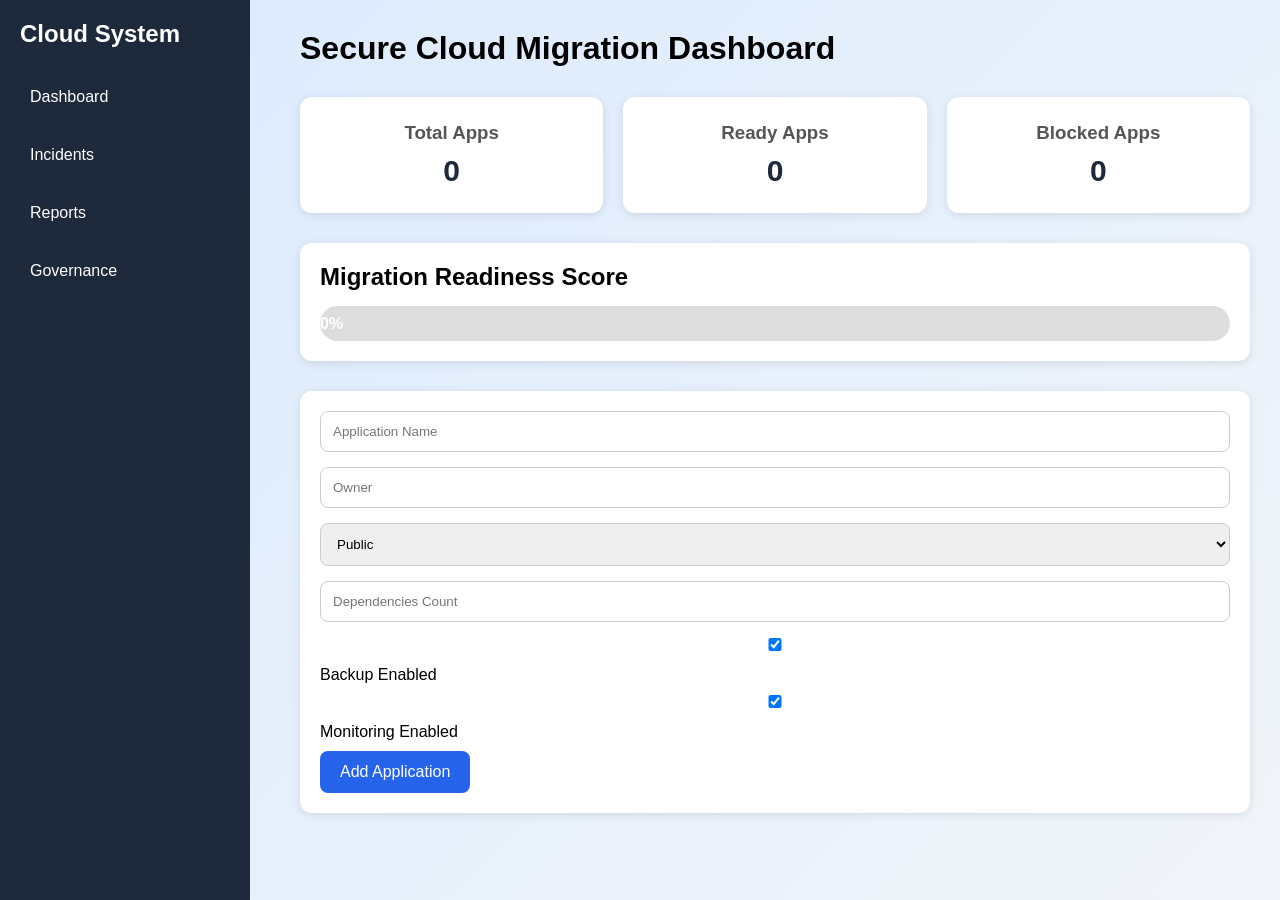
<file: frontend/index.html>
<!DOCTYPE html>
<html lang="en">

<head>

    <meta charset="UTF-8">

    <meta
        name="viewport"
        content="width=device-width, initial-scale=1.0"
    >

    <title>
        Secure Cloud Migration System
    </title>

    <link
        rel="stylesheet"
        href="style.css"
    >

</head>

<body>

    <div class="dashboard">

        <!-- SIDEBAR -->

        <div class="sidebar">

            <h2>
                Cloud System
            </h2>

            <a href="#">
                Dashboard
            </a>

            <a href="#">
                Incidents
            </a>

            <a href="#">
                Reports
            </a>

            <a href="#">
                Governance
            </a>

        </div>

        <!-- MAIN CONTENT -->

        <div class="main-content">

            <h1>
                Secure Cloud Migration Dashboard
            </h1>

            <!-- METRIC CARDS -->

            <div class="cards">

                <div class="metric-card">

                    <h3>
                        Total Apps
                    </h3>

                    <p id="totalApps">
                        0
                    </p>

                </div>

                <div class="metric-card">

                    <h3>
                        Ready Apps
                    </h3>

                    <p id="readyApps">
                        0
                    </p>

                </div>

                <div class="metric-card">

                    <h3>
                        Blocked Apps
                    </h3>

                    <p id="blockedApps">
                        0
                    </p>

                </div>

            </div>

            <!-- READINESS BAR -->

            <div class="readiness-section">

                <h2>
                    Migration Readiness Score
                </h2>

                <div class="progress-container">

                    <div
                        class="progress-bar"
                        id="progressBar"
                    >
                        0%
                    </div>

                </div>

            </div>

            <!-- FORM -->

            <div class="form-container">

                <input
                    type="text"
                    id="appName"
                    placeholder="Application Name"
                >

                <input
                    type="text"
                    id="owner"
                    placeholder="Owner"
                >

                <select id="dataSensitivity">

                    <option value="Public">
                        Public
                    </option>

                    <option value="Internal">
                        Internal
                    </option>

                    <option value="Confidential">
                        Confidential
                    </option>

                </select>

                <input
                    type="number"
                    id="dependencies"
                    placeholder="Dependencies Count"
                >

                <label>

                    <input
                        type="checkbox"
                        id="backupStatus"
                        checked
                    >

                    Backup Enabled

                </label>

                <label>

                    <input
                        type="checkbox"
                        id="monitoringStatus"
                        checked
                    >

                    Monitoring Enabled

                </label>

                <button onclick="addApplication()">

                    Add Application

                </button>

            </div>

            <!-- APPLICATIONS -->

            <div id="applications">

            </div>

        </div>

    </div>

    <script src="script.js"></script>

</body>

</html>
</file>
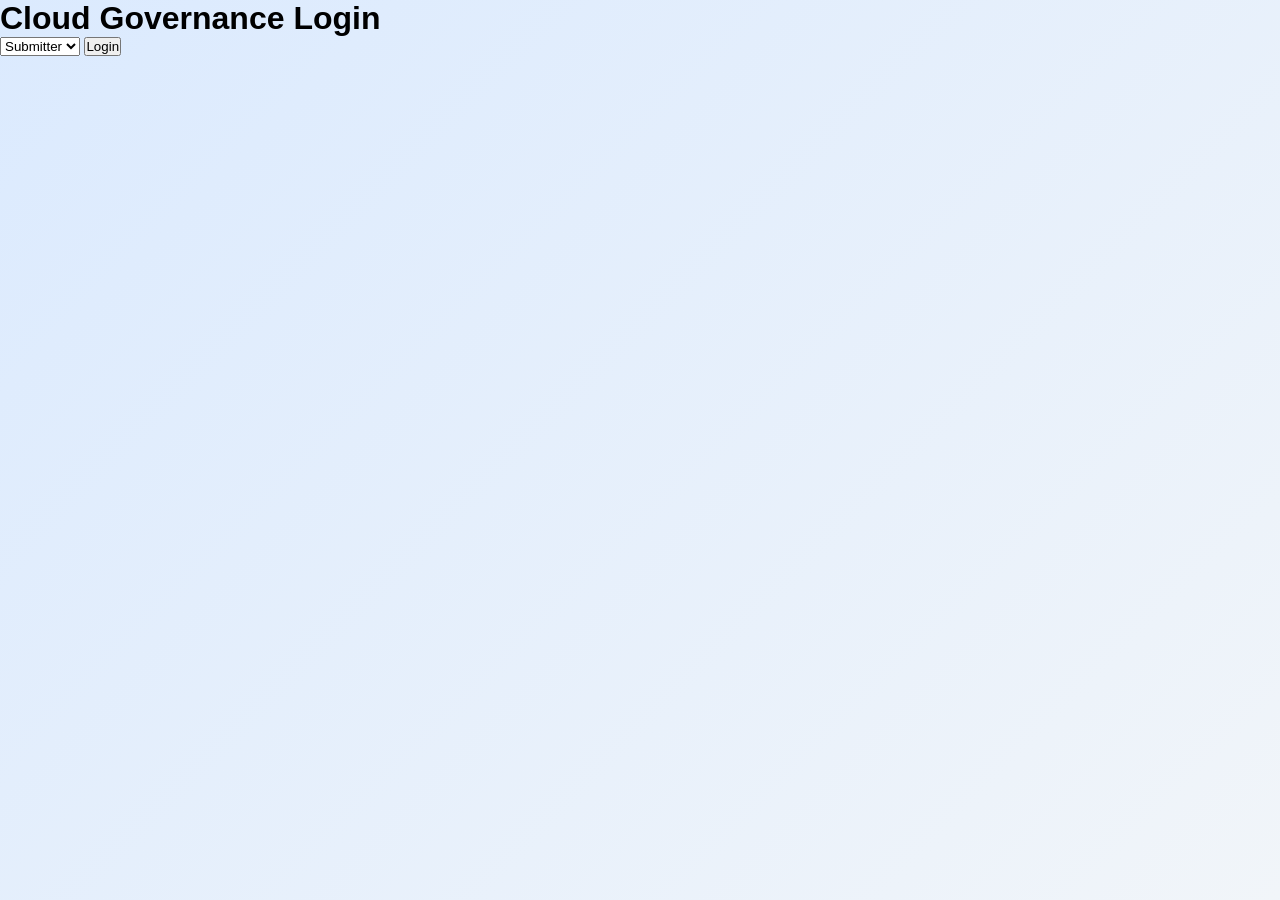
<file: frontend/login.html>
<!DOCTYPE html>
<html>
<head>
    <title>Login</title>
    <link rel="stylesheet" href="style.css">
</head>
<body>

<div class="login-container">

    <h1>Cloud Governance Login</h1>

    <select id="role">
        <option value="Submitter">Submitter</option>
        <option value="Reviewer">Reviewer</option>
        <option value="Admin">Admin</option>
    </select>

    <button onclick="login()">
        Login
    </button>

</div>

<script>

function login() {

    const role =
    document.getElementById("role").value;

    localStorage.setItem("role", role);

    window.location.href =
    "dashboard.html";
}

</script>

</body>
</html>
</file>
<file: frontend/style.css>
* {

    margin: 0;
    padding: 0;

    box-sizing: border-box;

    font-family: Arial;
}

body {

    background:
    linear-gradient(
        135deg,
        #dbeafe,
        #f1f5f9
    );

    min-height: 100vh;
}

.dashboard {

    display: flex;
}

/* SIDEBAR */

.sidebar {

    width: 250px;

    height: 100vh;

    background: #1e293b;

    color: white;

    padding: 20px;

    position: fixed;
}

.sidebar h2 {

    margin-bottom: 30px;
}

.sidebar a {

    display: block;

    color: white;

    text-decoration: none;

    margin-bottom: 20px;

    padding: 10px;

    border-radius: 8px;

    transition: 0.3s;
}

.sidebar a:hover {

    background: #334155;
}

/* MAIN CONTENT */

.main-content {

    margin-left: 270px;

    width: 100%;

    padding: 30px;
}

.main-content h1 {

    margin-bottom: 30px;
}

/* CARDS */

.cards {

    display: flex;

    gap: 20px;

    margin-bottom: 30px;
}

.metric-card {

    flex: 1;

    background: white;

    padding: 25px;

    border-radius: 12px;

    box-shadow: 0 2px 10px rgba(0,0,0,0.1);

    text-align: center;
}

.metric-card h3 {

    margin-bottom: 10px;

    color: #555;
}

.metric-card p {

    font-size: 30px;

    font-weight: bold;

    color: #1e293b;
}

/* READINESS BAR */

.readiness-section {

    background: white;

    padding: 20px;

    border-radius: 12px;

    margin-bottom: 30px;

    box-shadow: 0 2px 10px rgba(0,0,0,0.1);
}

.progress-container {

    width: 100%;

    background: #ddd;

    border-radius: 30px;

    overflow: hidden;

    height: 35px;

    margin-top: 15px;
}

.progress-bar {

    height: 100%;

    width: 0%;

    background: green;

    color: white;

    text-align: center;

    line-height: 35px;

    font-weight: bold;

    transition: 0.5s;
}

/* FORM */

.form-container {

    background: white;

    padding: 20px;

    border-radius: 12px;

    margin-bottom: 30px;

    box-shadow: 0 2px 10px rgba(0,0,0,0.1);
}

.form-container input,
.form-container select {

    width: 100%;

    padding: 12px;

    margin-bottom: 15px;

    border: 1px solid #ccc;

    border-radius: 8px;
}

.form-container label {

    display: block;

    margin-bottom: 10px;
}

.form-container button {

    padding: 12px 20px;

    background: #2563eb;

    color: white;

    border: none;

    border-radius: 8px;

    cursor: pointer;

    font-size: 16px;
}

.form-container button:hover {

    background: #1d4ed8;
}

/* APPLICATION CARDS */

.card {

    background: white;

    padding: 20px;

    margin-bottom: 20px;

    border-radius: 12px;

    box-shadow: 0 2px 10px rgba(0,0,0,0.1);
}

.card h2 {

    margin-bottom: 10px;

    color: #1e293b;
}

.card p {

    margin-bottom: 10px;
}
</file>
